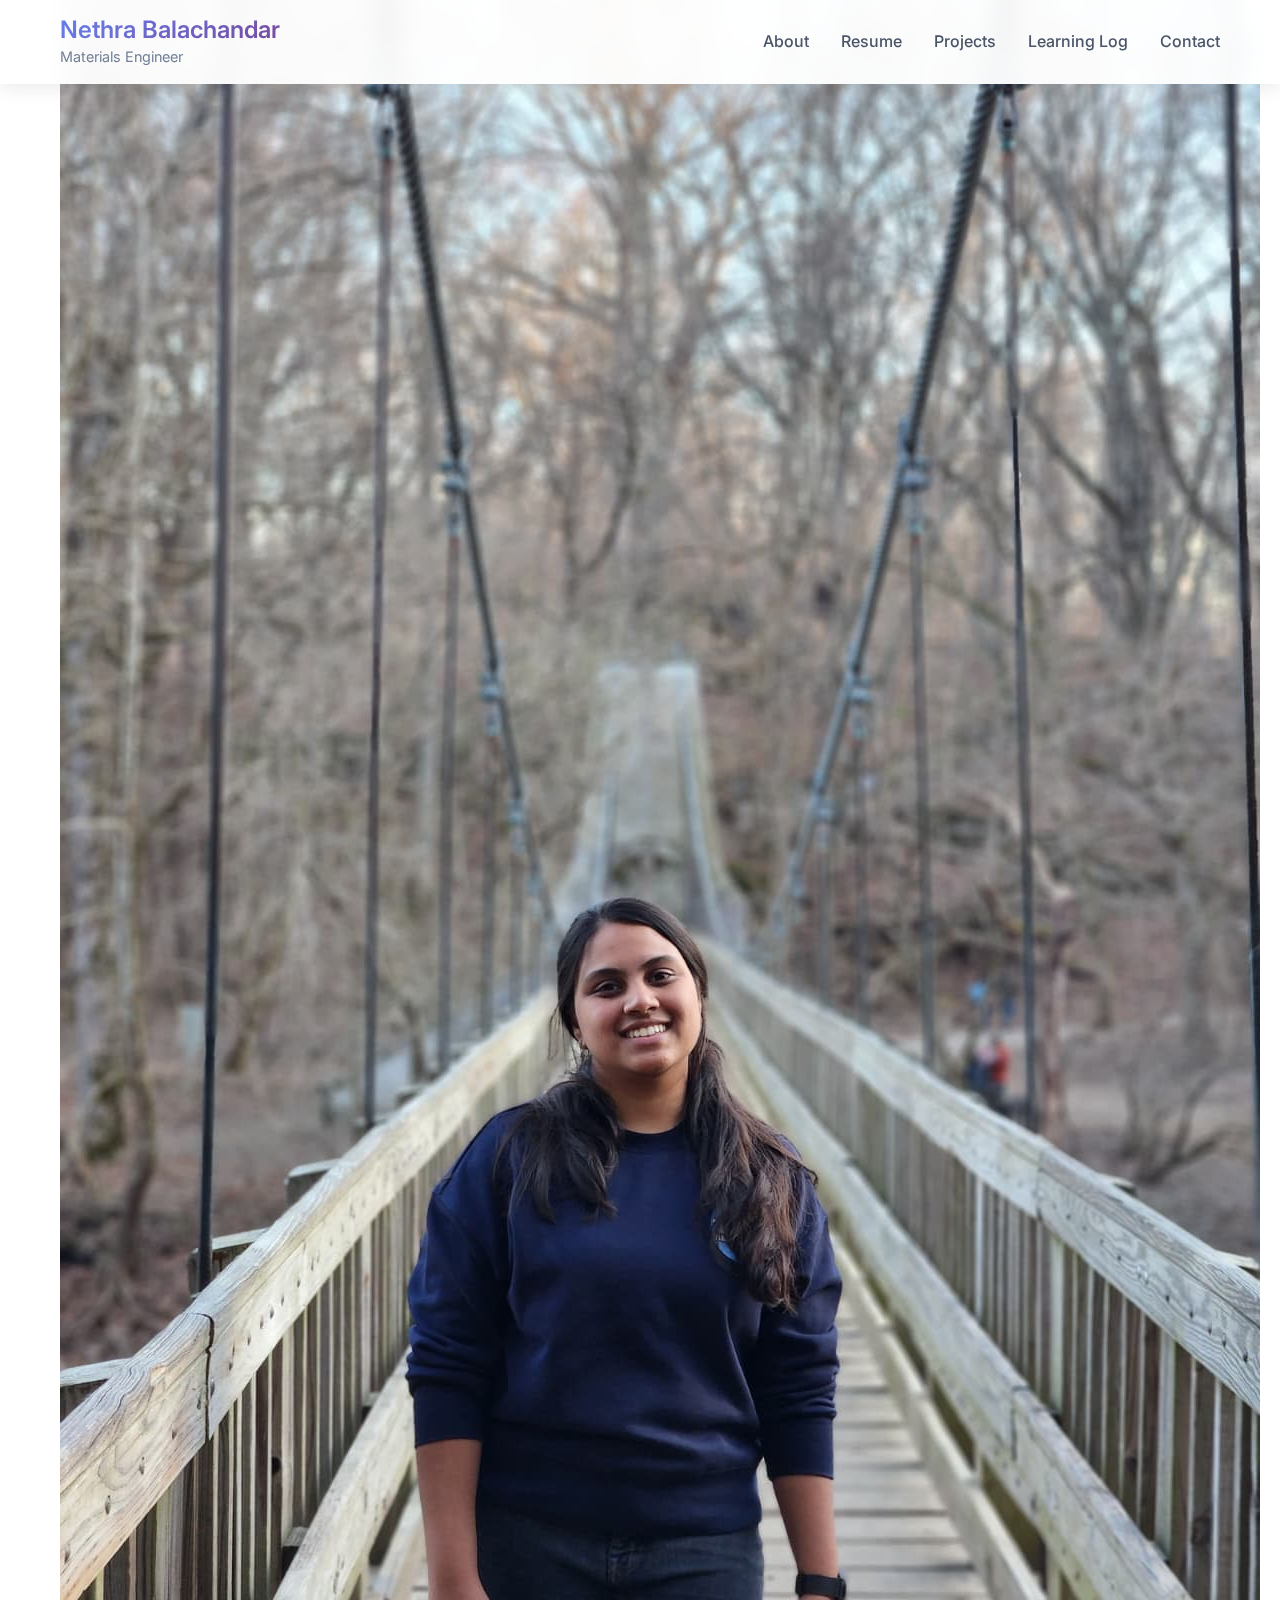
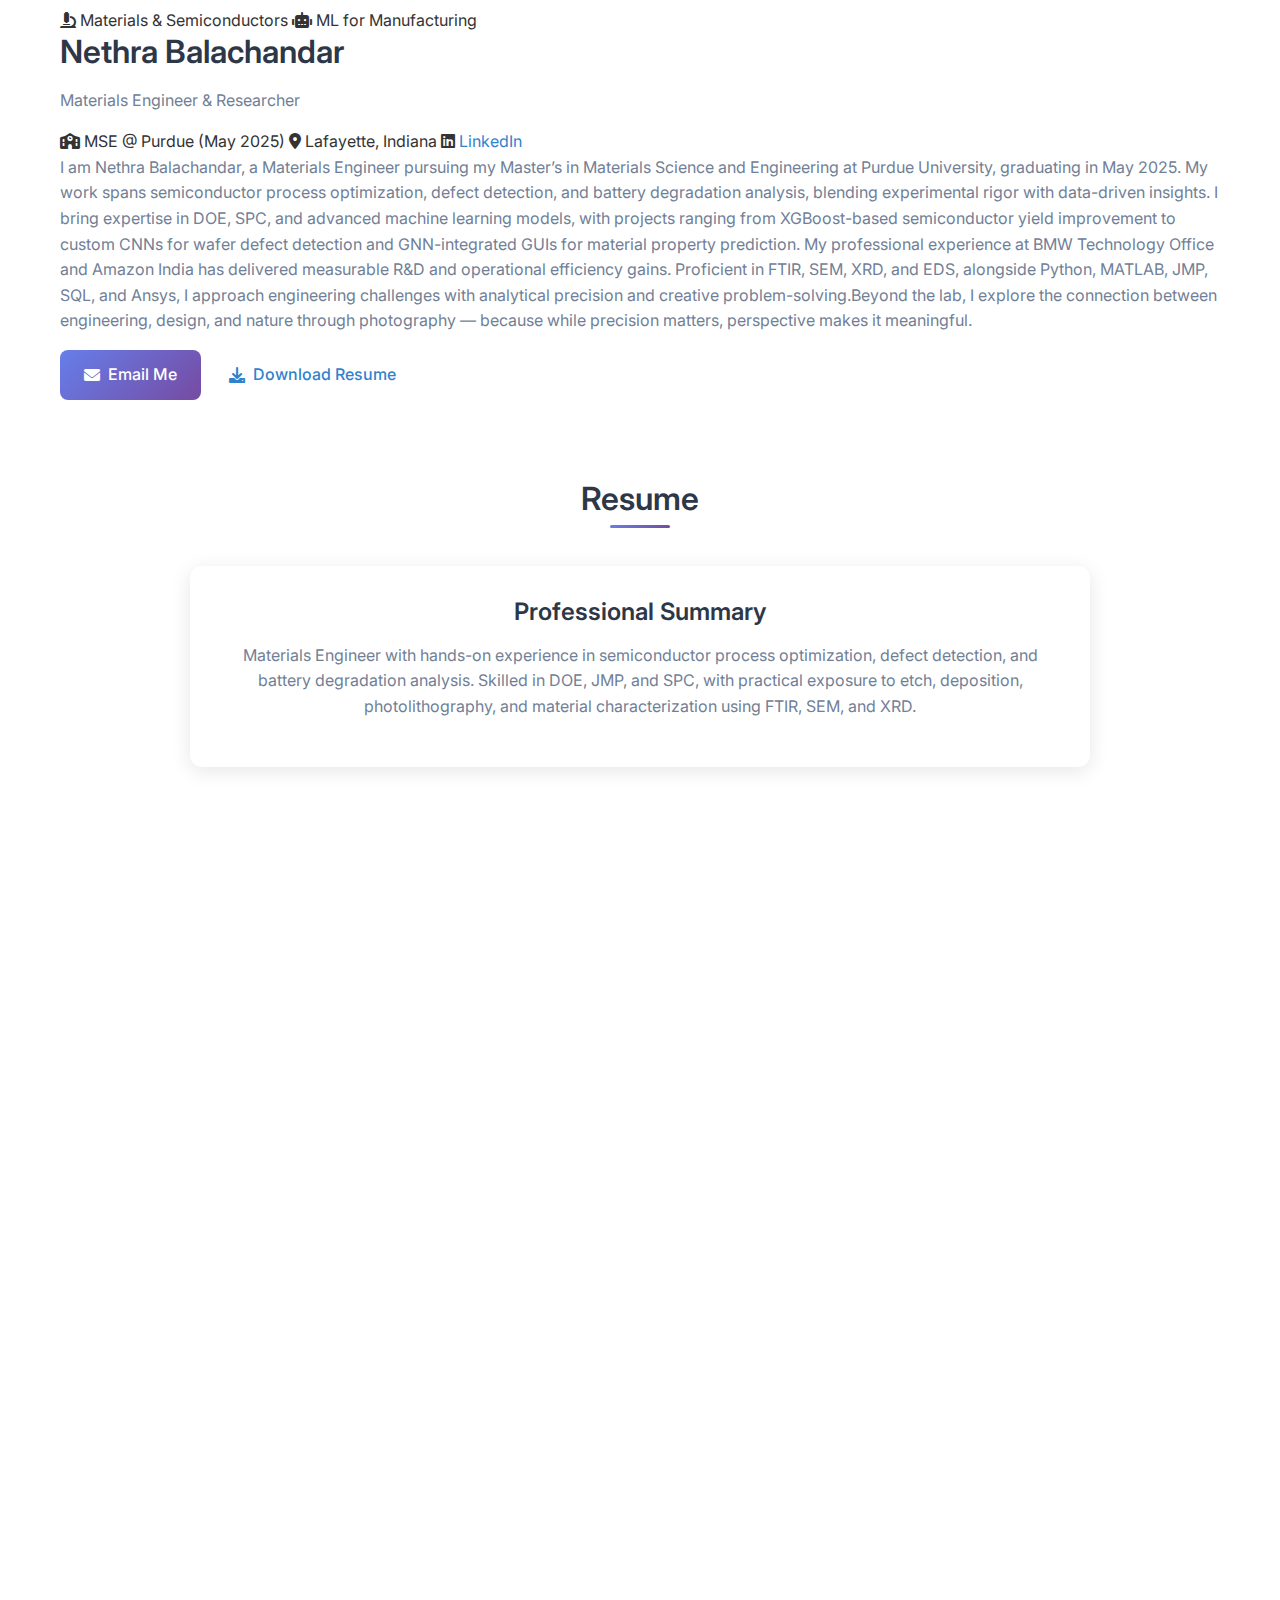
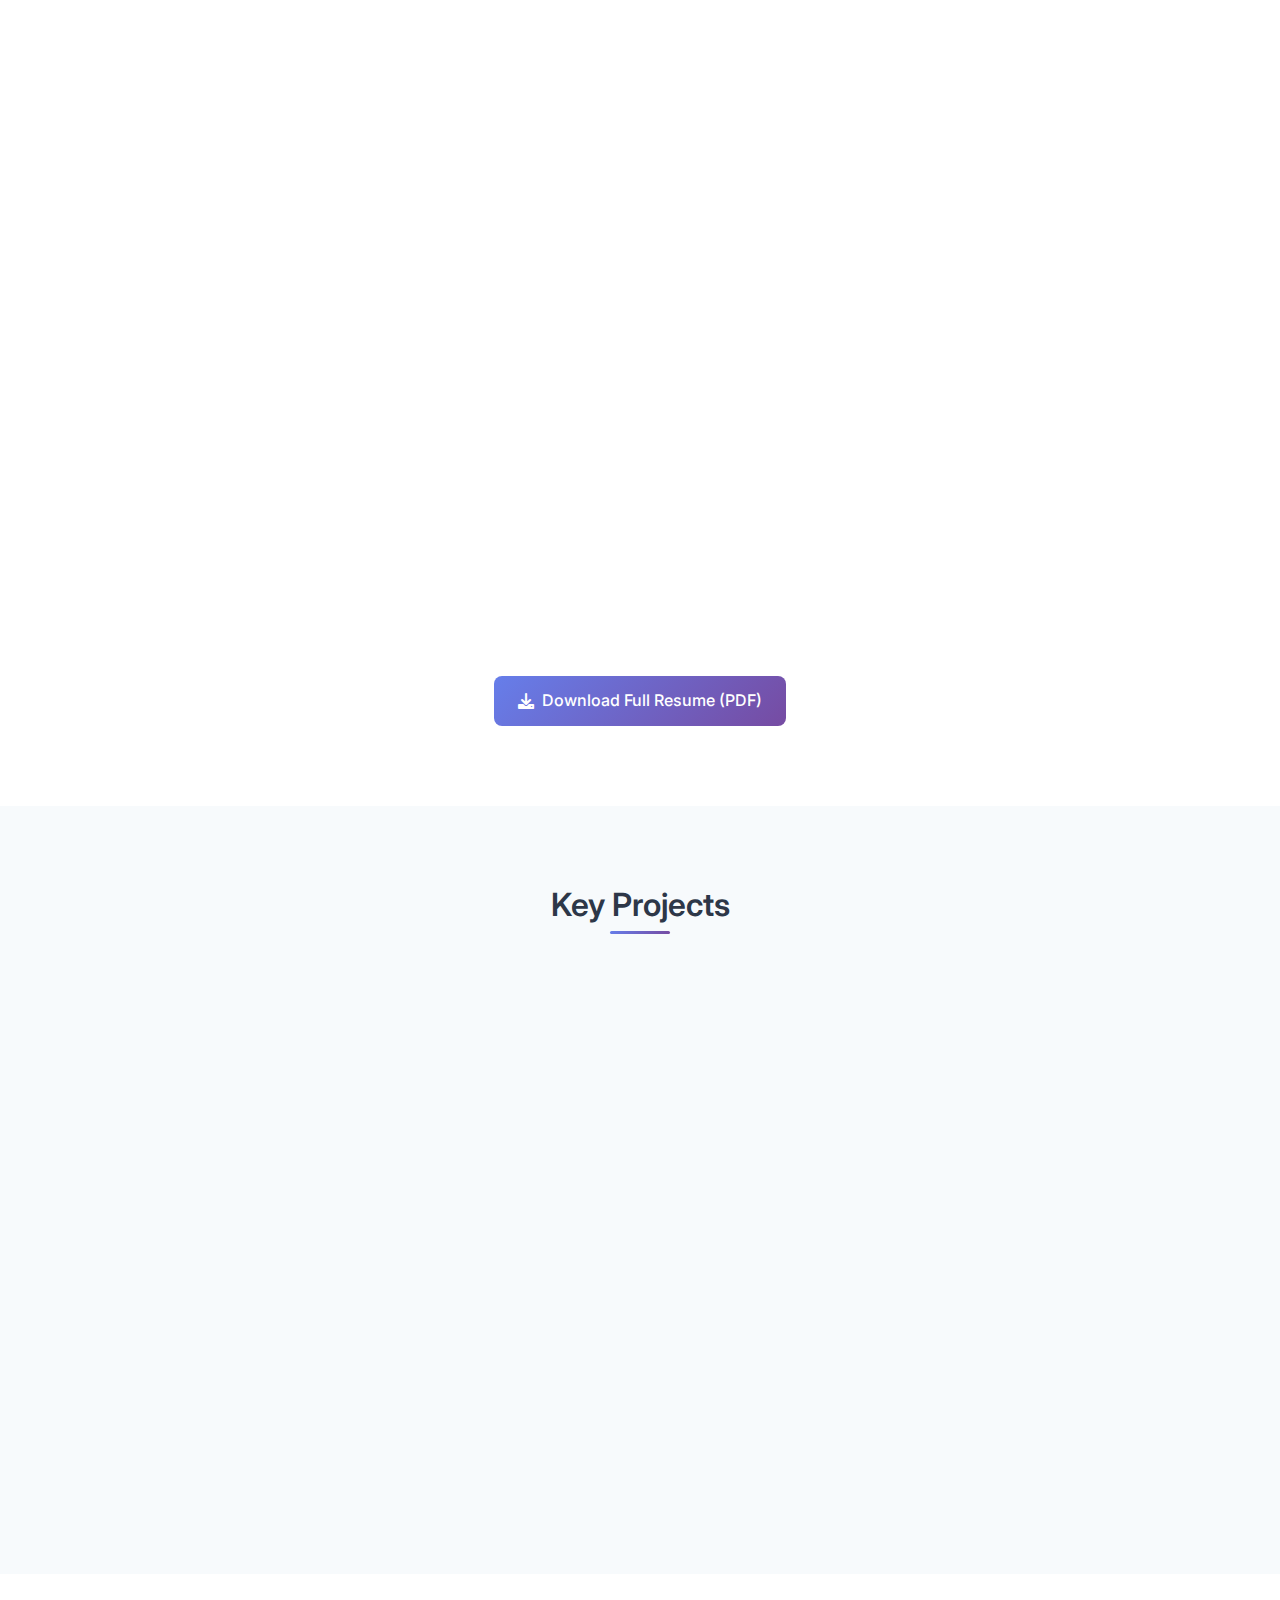
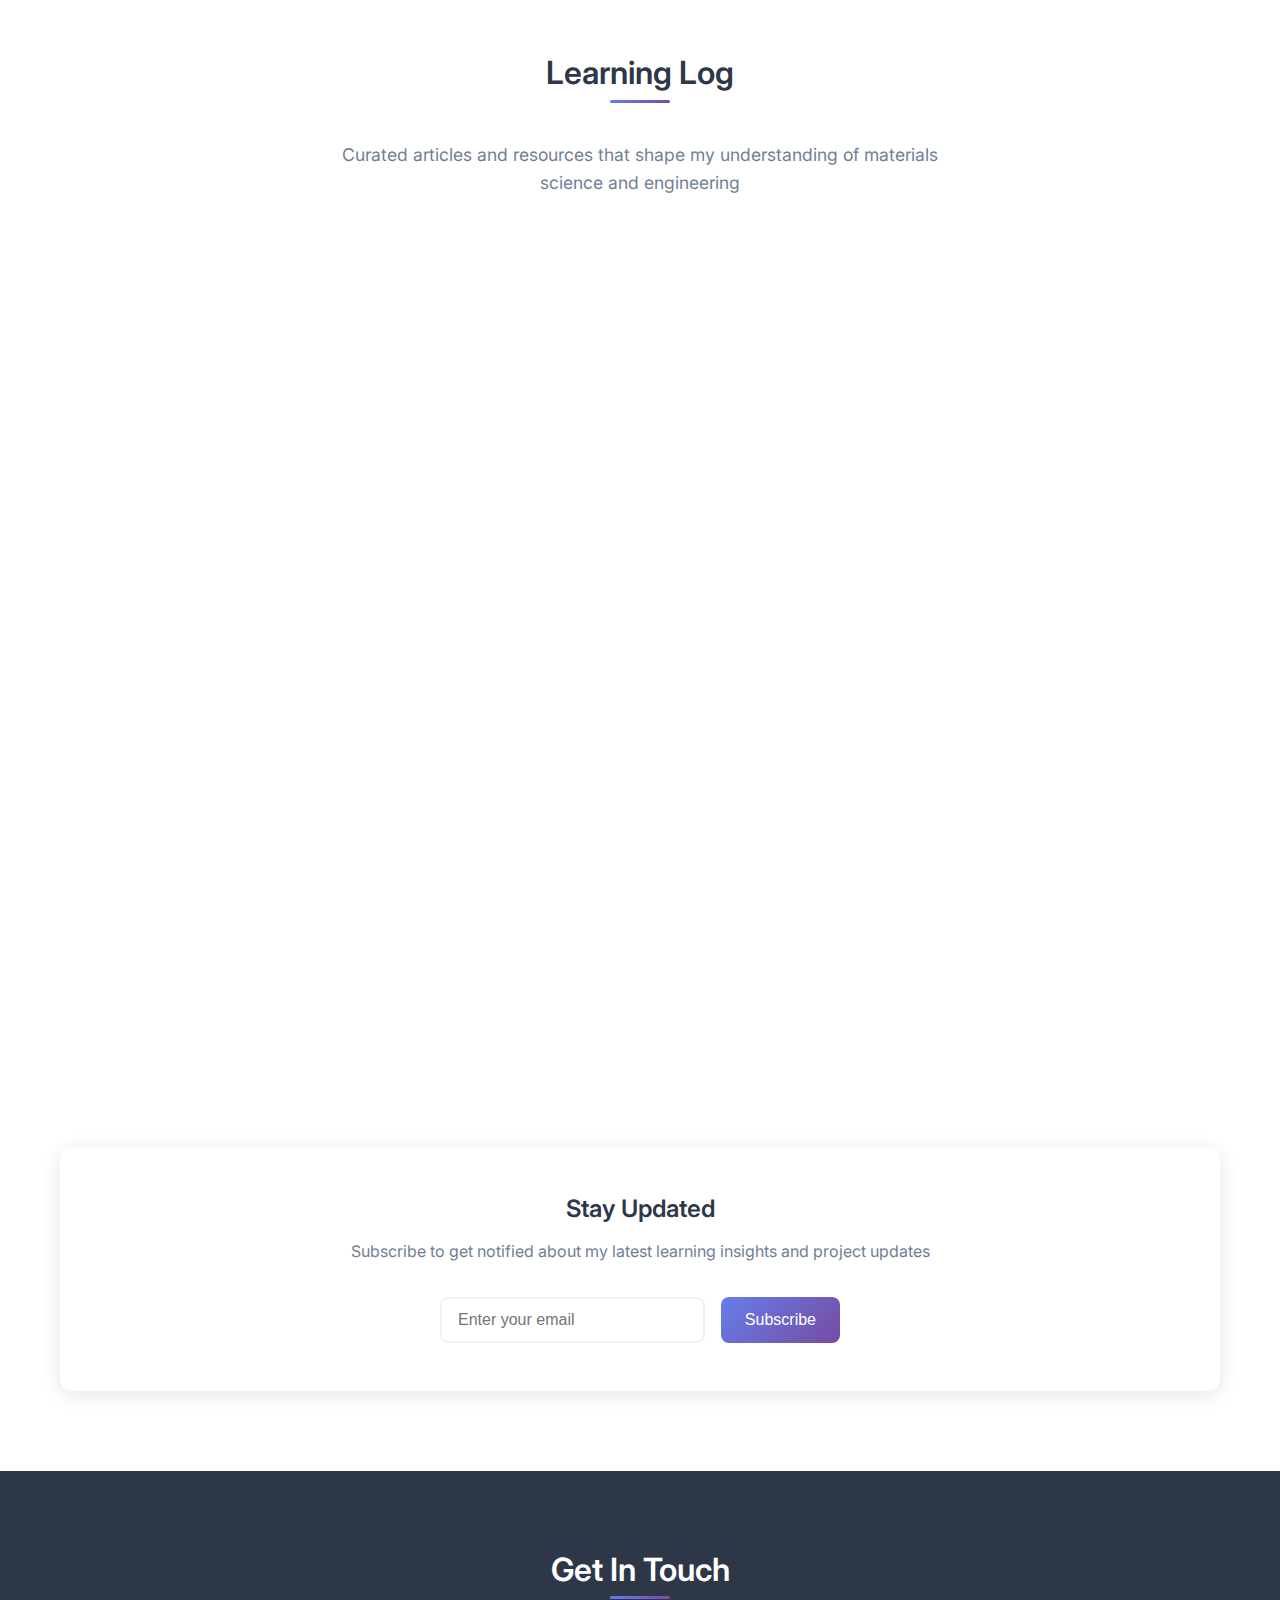
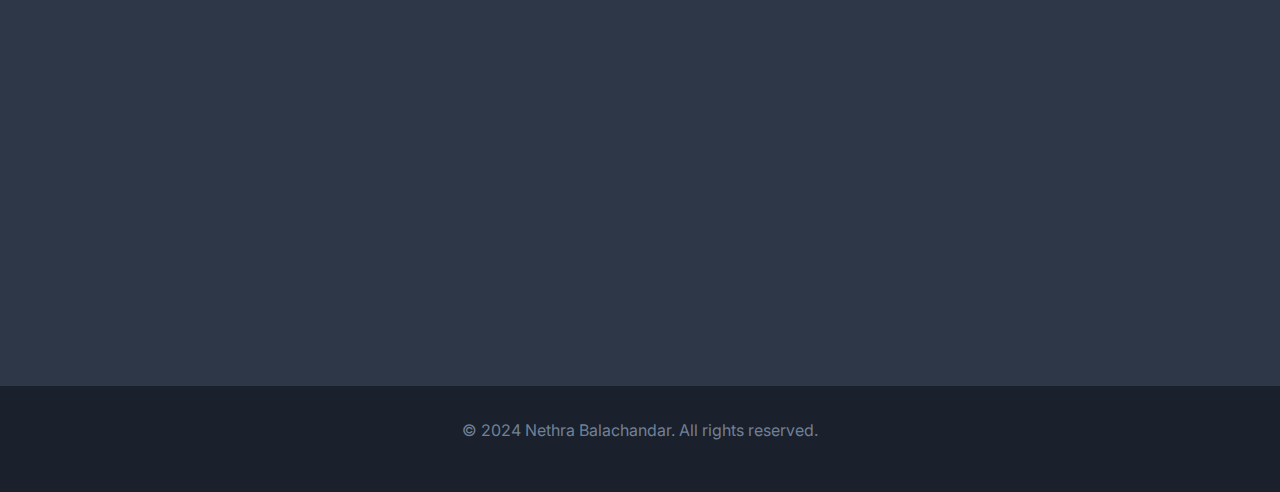
<file: index.html>
<!DOCTYPE html>
<html lang="en">
<head>
    <meta charset="UTF-8">
    <meta name="viewport" content="width=device-width, initial-scale=1.0">
    <title>Nethra Balachandar - Materials Engineer</title>
    <link rel="stylesheet" href="styles.css">
    <link href="https://fonts.googleapis.com/css2?family=Inter:wght@300;400;500;600;700&display=swap" rel="stylesheet">
    <link rel="stylesheet" href="https://cdnjs.cloudflare.com/ajax/libs/font-awesome/6.0.0/css/all.min.css">
</head>
<body>
    <!-- Header -->
    <header class="header">
        <div class="container">
            <div class="nav-brand">
                <h1>Nethra Balachandar</h1>
                <p>Materials Engineer</p>
            </div>
            <nav class="nav">
                <a href="#about" class="nav-link">About</a>
                <a href="#resume" class="nav-link">Resume</a>
                <a href="#projects" class="nav-link">Projects</a>
                <a href="#learning" class="nav-link">Learning Log</a>
                <a href="#contact" class="nav-link">Contact</a>
            </nav>
            <button class="mobile-menu-toggle">
                <i class="fas fa-bars"></i>
            </button>
        </div>
    </header>

    <!-- About Section -->
   <!-- About Section -->
<section id="about" class="about">
  <div class="container">
    <div class="about-grid">
      <!-- Photo / Card -->
      <figure class="about-photo">
        <img src="nethra.jpg" alt="Portrait of Nethra Balachandar">
        <figcaption>
          <span class="badge"><i class="fas fa-microscope"></i> Materials & Semiconductors</span>
          <span class="badge"><i class="fas fa-robot"></i> ML for Manufacturing</span>
        </figcaption>
      </figure>

      <!-- Content -->
      <div class="about-content">
        <header class="about-header">
          <h2 class="about-title">Nethra Balachandar</h2>
          <p class="about-role">Materials Engineer & Researcher
          <ul class="about-meta">
            <i class="fas fa-school"></i> MSE @ Purdue (May 2025)
            <i class="fas fa-map-marker-alt"></i> Lafayette, Indiana
            <i class="fab fa-linkedin"></i> <a href="https://linkedin.com/in/nethra-balachandar" target="_blank" rel="noopener">LinkedIn</a></li>
          </ul>
        </header>

        <p class="about-blurb">
          I am Nethra Balachandar, a Materials Engineer pursuing my Master’s in Materials Science and Engineering at Purdue University, graduating in May 2025. 
          My work spans semiconductor process optimization, defect detection, and battery degradation analysis, blending experimental rigor with data-driven insights.
          I bring expertise in DOE, SPC, and advanced machine learning models, with projects ranging from XGBoost-based semiconductor yield improvement to custom 
          CNNs for wafer defect detection and GNN-integrated GUIs for material property prediction. My professional experience at BMW Technology Office and Amazon 
          India has delivered measurable R&D and operational efficiency gains. Proficient in FTIR, SEM, XRD, and EDS, alongside Python, MATLAB, JMP, SQL, and Ansys, 
          I approach engineering challenges with analytical precision and creative problem-solving.Beyond the lab, I explore the connection between engineering, design, 
          and nature through photography — because while precision matters, perspective makes it meaningful.   
        </p>

        <!-- Quick Focus Areas -->
        <div class="about-actions">
          <a class="btn btn-primary" href="mailto:nethra.balachandar@gmail.com">
            <i class="fas fa-envelope"></i> Email Me
          </a>
          <a class="btn btn-outline" href="resume.pdf" download>
            <i class="fas fa-download"></i> Download Resume
          </a>
        </div>
      </div>
    </div>
  </div>
</section>
               

    <!-- Resume Section -->
    <section id="resume" class="section">
        <div class="container">
            <h2 class="section-title">Resume</h2>
            <div class="resume-content">
                <div class="resume-summary">
                    <h3>Professional Summary</h3>
                    <p>Materials Engineer with hands-on experience in semiconductor process optimization, defect detection, and battery degradation analysis. Skilled in DOE, JMP, and SPC, with practical exposure to etch, deposition, photolithography, and material characterization using FTIR, SEM, and XRD.</p>
                </div>
                
                <div class="resume-sections">
                    <div class="resume-section">
                        <h3><i class="fas fa-graduation-cap"></i> Education</h3>
                        <div class="resume-item">
                            <h4>Masters in Materials Science Engineering</h4>
                            <p class="institution">Purdue University – West Lafayette, IN</p>
                            <p class="date">Aug 2023 – May 2025</p>
                            <p class="coursework">Relevant Coursework: Solid State Device Physics, Failure Analysis, Thin Films Deposition, Plasma Lab, MEMS Fab</p>
                        </div>
                        <div class="resume-item">
                            <h4>B. Tech Chemical Engineering</h4>
                            <p class="institution">Sri Sivasubramaniya Nadar College of Engineering – Chennai, India</p>
                            <p class="date">Jun 2018 – May 2022</p>
                            <p class="coursework">Relevant Coursework: Electrochemistry, Mass Transport, Chemical Kinetics, Advanced Thermodynamics</p>
                        </div>
                    </div>

                    <div class="resume-section">
                        <h3><i class="fas fa-briefcase"></i> Experience</h3>
                        <div class="resume-item">
                            <h4>E-Mobility Intern</h4>
                            <p class="institution">BMW Head of Technology Office, Mountain View, CA</p>
                            <p class="date">May 2024 – Aug 2024</p>
                            <ul>
                                <li>Automated battery R&D data workflows, increasing efficiency by 30%</li>
                                <li>Compiled and synthesized key trends from R&D activities at 20+ US universities</li>
                                <li>Collaborated with cross-functional teams on advanced battery materials</li>
                            </ul>
                        </div>
                        <div class="resume-item">
                            <h4>Graduate Research Assistant</h4>
                            <p class="institution">Purdue University</p>
                            <p class="date">Aug 2023 – May 2024</p>
                            <ul>
                                <li>Improved lithium-ion battery electrode stability, increasing cycle life by 15%</li>
                                <li>Modeled phase equilibria and transformations in alloys using computational techniques</li>
                                <li>Presented research findings through technical reports and presentations</li>
                            </ul>
                        </div>
                    </div>

                    <div class="resume-section">
                        <h3><i class="fas fa-code"></i> Technical Skills</h3>
                        <div class="skills-grid">
                            <div class="skill-category">
                                <h4>Programming</h4>
                                <p>Python, C, C++, R</p>
                            </div>
                            <div class="skill-category">
                                <h4>Design Software</h4>
                                <p>AutoCAD, SolidWorks, Fusion360, CATIA</p>
                            </div>
                            <div class="skill-category">
                                <h4>Data Analysis</h4>
                                <p>JMP, MATLAB, SQL</p>
                            </div>
                            <div class="skill-category">
                                <h4>Simulation</h4>
                                <p>Ansys, ThermoCalc</p>
                            </div>
                        </div>
                    </div>
                </div>

                <div class="resume-download">
                    <a href="resume.pdf" class="btn btn-primary" download>
                        <i class="fas fa-download"></i>
                        Download Full Resume (PDF)
                    </a>
                </div>
            </div>
        </div>
    </section>

    <!-- Projects Section -->
    <section id="projects" class="section bg-light">
        <div class="container">
            <h2 class="section-title">Key Projects</h2>
            <div class="projects-grid">
                <div class="project-card">
                    <div class="project-header">
                        <h3>Yield Optimization in Semiconductor Manufacturing</h3>
                        <div class="project-tags">
                            <span class="tag">Python</span>
                            <span class="tag">JMP</span>
                            <span class="tag">DOE</span>
                            <span class="tag">XGBoost</span>
                        </div>
                    </div>
                    <p class="project-description">
                        Applied Design of Experiments and XGBoost-based modeling on SECOM sensor data to identify critical semiconductor process variables, improving yield classification accuracy by 85% and enabling data-driven process control recommendations.
                    </p>
                    <div class="project-metrics">
                        <div class="metric">
                            <span class="metric-value">93%</span>
                            <span class="metric-label">Accuracy Improvement</span>
                        </div>
                    </div>
                    <div class="project-actions">
                        <a href="yield-optimization.html" class="project-link">
                            <i class="fas fa-arrow-right"></i>
                            View Details
                        </a>
                    </div>
                </div>

                <div class="project-card">
                    <div class="project-header">
                        <h3>Automated Wafer Defect Detection</h3>
                        <div class="project-tags">
                            <span class="tag">CNN</span>
                            <span class="tag">Deep Learning</span>
                            <span class="tag">Computer Vision</span>
                        </div>
                    </div>
                    <p class="project-description">
                        Developed a custom Convolutional Neural Network for wafer defect classification, achieving 90% validation accuracy and reducing manual inspection effort through optimized learning rate and model architecture tuning.
                    </p>
                    <div class="project-metrics">
                        <div class="metric">
                            <span class="metric-value">90%</span>
                            <span class="metric-label">Validation Accuracy</span>
                        </div>
                    </div>
                    <div class="project-actions">
                        <a href="wafer-defect.html" class="project-link">
                            <i class="fas fa-arrow-right"></i>
                            View Details
                        </a>
                    </div>
                </div>

                <div class="project-card">
                    <div class="project-header">
                        <h3>GUI-Integrated GNN for Material Properties</h3>
                        <div class="project-tags">
                            <span class="tag">GNN</span>
                            <span class="tag">Python GUI</span>
                            <span class="tag">Materials Science</span>
                        </div>
                    </div>
                    <p class="project-description">
                        Built an interactive Python GUI to visualize predictions and feature relevance of crystal property models using Graph Neural Networks, improving user accessibility and model explainability for researchers.
                    </p>
                    <div class="project-metrics">
                        <div class="metric">
                            <span class="metric-value">Enhanced</span>
                            <span class="metric-label">User Experience</span>
                        </div>
                    </div>
                    <div class="project-actions">
                        <a href="gnn-materials.html" class="project-link">
                            <i class="fas fa-arrow-right"></i>
                            View Details
                        </a>
                    </div>
                </div>
            </div>
        </div>
    </section>

    <!-- Learning Log Section -->
    <section id="learning" class="section">
        <div class="container">
            <h2 class="section-title">Learning Log</h2>
            <p class="section-subtitle">Curated articles and resources that shape my understanding of materials science and engineering</p>
            
            <div class="learning-grid">
                <article class="learning-card">
                    <div class="learning-header">
                        <h3>Advanced Semiconductor Process Control</h3>
                        <span class="learning-date">Recent</span>
                    </div>
                    <p class="learning-excerpt">
                        Exploring the latest developments in statistical process control for semiconductor manufacturing, including machine learning approaches to defect prediction and yield optimization.
                    </p>
                    <div class="learning-tags">
                        <span class="tag">Semiconductor</span>
                        <span class="tag">SPC</span>
                        <span class="tag">ML</span>
                    </div>
                    <a href="#" class="learning-link">Read More <i class="fas fa-arrow-right"></i></a>
                </article>

                <article class="learning-card">
                    <div class="learning-header">
                        <h3>Battery Material Innovations</h3>
                        <span class="learning-date">This Week</span>
                    </div>
                    <p class="learning-excerpt">
                        Deep dive into next-generation battery electrode materials, focusing on degradation mechanisms and strategies for improving cycle life in lithium-ion systems.
                    </p>
                    <div class="learning-tags">
                        <span class="tag">Batteries</span>
                        <span class="tag">Materials</span>
                        <span class="tag">Electrochemistry</span>
                    </div>
                    <a href="#" class="learning-link">Read More <i class="fas fa-arrow-right"></i></a>
                </article>

                <article class="learning-card">
                    <div class="learning-header">
                        <h3>Graph Neural Networks in Materials Discovery</h3>
                        <span class="learning-date">Last Week</span>
                    </div>
                    <p class="learning-excerpt">
                        Understanding how GNNs are revolutionizing materials property prediction, with applications in crystal structure analysis and property optimization.
                    </p>
                    <div class="learning-tags">
                        <span class="tag">GNN</span>
                        <span class="tag">AI/ML</span>
                        <span class="tag">Materials Discovery</span>
                    </div>
                    <a href="#" class="learning-link">Read More <i class="fas fa-arrow-right"></i></a>
                </article>

                <article class="learning-card">
                    <div class="learning-header">
                        <h3>MEMS Fabrication Techniques</h3>
                        <span class="learning-date">2 Weeks Ago</span>
                    </div>
                    <p class="learning-excerpt">
                        Comprehensive review of modern MEMS fabrication processes, including plasma etching, thin film deposition, and photolithography optimization techniques.
                    </p>
                    <div class="learning-tags">
                        <span class="tag">MEMS</span>
                        <span class="tag">Fabrication</span>
                        <span class="tag">Plasma</span>
                    </div>
                    <a href="#" class="learning-link">Read More <i class="fas fa-arrow-right"></i></a>
                </article>
            </div>

            <div class="newsletter-signup">
                <h3>Stay Updated</h3>
                <p>Subscribe to get notified about my latest learning insights and project updates</p>
                <form class="newsletter-form">
                    <input type="email" placeholder="Enter your email" class="newsletter-input">
                    <button type="submit" class="btn btn-primary">Subscribe</button>
                </form>
            </div>
        </div>
    </section>

    <!-- Contact Section -->
    <section id="contact" class="section bg-dark">
        <div class="container">
            <h2 class="section-title">Get In Touch</h2>
            <div class="contact-content">
                <div class="contact-info">
                    <div class="contact-item">
                        <i class="fas fa-envelope"></i>
                        <div>
                            <h4>Email</h4>
                            <a href="mailto:nethra.balachandar@gmail.com">nethra.balachandar@gmail.com</a>
                        </div>
                    </div>
                    <div class="contact-item">
                        <i class="fab fa-linkedin"></i>
                        <div>
                            <h4>LinkedIn</h4>
                            <a href="https://linkedin.com/in/nethra-balachandar" target="_blank">linkedin.com/in/nethra-balachandar</a>
                        </div>
                    </div>
                    <div class="contact-item">
                        <i class="fas fa-phone"></i>
                        <div>
                            <h4>Phone</h4>
                            <span>+1 (502) 615-6755</span>
                        </div>
                    </div>
                    <div class="contact-item">
                        <i class="fas fa-map-marker-alt"></i>
                        <div>
                            <h4>Location</h4>
                            <span>Lafayette, Indiana</span>
                        </div>
                    </div>
                </div>
            </div>
        </div>
    </section>

    <!-- Footer -->
    <footer class="footer">
        <div class="container">
            <p>&copy; 2024 Nethra Balachandar. All rights reserved.</p>
        </div>
    </footer>

    <script src="script.js"></script>
</body>
</html>
</file>
<file: styles.css>
/* Reset and Base Styles */
* {
    margin: 0;
    padding: 0;
    box-sizing: border-box;
}

html {
    scroll-behavior: smooth;
}

body {
    font-family: 'Inter', -apple-system, BlinkMacSystemFont, 'Segoe UI', Roboto, sans-serif;
    line-height: 1.6;
    color: #333;
    font-size: 16px;
}

.container {
    max-width: 1200px;
    margin: 0 auto;
    padding: 0 20px;
}

/* Typography */
h1, h2, h3, h4, h5, h6 {
    font-weight: 600;
    line-height: 1.2;
    margin-bottom: 0.5em;
}

h1 {
    font-size: 2.5rem;
    color: #2d3748;
}

h2 {
    font-size: 2rem;
    color: #2d3748;
}

h3 {
    font-size: 1.5rem;
    color: #4a5568;
}

h4 {
    font-size: 1.25rem;
    color: #4a5568;
}

p {
    margin-bottom: 1rem;
    color: #718096;
}

a {
    color: #3182ce;
    text-decoration: none;
    transition: color 0.3s ease;
}

a:hover {
    color: #2c5aa0;
}

/* Buttons */
.btn {
    display: inline-flex;
    align-items: center;
    gap: 0.5rem;
    padding: 12px 24px;
    border: none;
    border-radius: 8px;
    font-weight: 500;
    text-decoration: none;
    transition: all 0.3s ease;
    cursor: pointer;
    font-size: 1rem;
}

.btn-primary {
    background: linear-gradient(135deg, #667eea 0%, #764ba2 100%);
    color: white;
}

.btn-primary:hover {
    transform: translateY(-2px);
    box-shadow: 0 8px 25px rgba(102, 126, 234, 0.3);
    color: white;
}

/* Header */
.header {
    background: rgba(255, 255, 255, 0.95);
    backdrop-filter: blur(10px);
    position: fixed;
    top: 0;
    width: 100%;
    z-index: 1000;
    box-shadow: 0 2px 20px rgba(0, 0, 0, 0.1);
}

.header .container {
    display: flex;
    justify-content: space-between;
    align-items: center;
    padding: 1rem 20px;
}

.nav-brand h1 {
    font-size: 1.5rem;
    margin: 0;
    background: linear-gradient(135deg, #667eea 0%, #764ba2 100%);
    -webkit-background-clip: text;
    -webkit-text-fill-color: transparent;
    background-clip: text;
}

.nav-brand p {
    font-size: 0.9rem;
    color: #718096;
    margin: 0;
}

.nav {
    display: flex;
    gap: 2rem;
}

.nav-link {
    font-weight: 500;
    color: #4a5568;
    transition: color 0.3s ease;
    position: relative;
}

.nav-link:hover {
    color: #667eea;
}

.nav-link::after {
    content: '';
    position: absolute;
    bottom: -5px;
    left: 0;
    width: 0;
    height: 2px;
    background: linear-gradient(135deg, #667eea 0%, #764ba2 100%);
    transition: width 0.3s ease;
}

.nav-link:hover::after {
    width: 100%;
}

.mobile-menu-toggle {
    display: none;
    background: none;
    border: none;
    font-size: 1.5rem;
    color: #4a5568;
    cursor: pointer;
}

/* Hero Section */
.hero {
    background: linear-gradient(135deg, #f7fafc 0%, #edf2f7 100%);
    padding: 120px 0 80px;
    margin-top: 70px;
}

.hero-content {
    text-align: center;
    max-width: 800px;
    margin: 0 auto;
}

.hero h2 {
    font-size: 3rem;
    margin-bottom: 1rem;
    background: linear-gradient(135deg, #2d3748 0%, #4a5568 100%);
    -webkit-background-clip: text;
    -webkit-text-fill-color: transparent;
    background-clip: text;
}

.hero-description {
    font-size: 1.25rem;
    color: #718096;
    margin-bottom: 3rem;
    line-height: 1.8;
}

.hero-stats {
    display: grid;
    grid-template-columns: repeat(auto-fit, minmax(200px, 1fr));
    gap: 2rem;
    margin-bottom: 3rem;
}

.stat {
    text-align: center;
    padding: 1.5rem;
    background: white;
    border-radius: 12px;
    box-shadow: 0 4px 20px rgba(0, 0, 0, 0.1);
}

.stat-number {
    display: block;
    font-size: 2.5rem;
    font-weight: 700;
    background: linear-gradient(135deg, #667eea 0%, #764ba2 100%);
    -webkit-background-clip: text;
    -webkit-text-fill-color: transparent;
    background-clip: text;
}

.stat-label {
    color: #718096;
    font-weight: 500;
}

.hero-contact {
    display: flex;
    justify-content: center;
    gap: 2rem;
    flex-wrap: wrap;
}

.contact-link {
    display: flex;
    align-items: center;
    gap: 0.5rem;
    color: #4a5568;
    font-weight: 500;
    transition: color 0.3s ease;
}

.contact-link:hover {
    color: #667eea;
}

.contact-link i {
    font-size: 1.1rem;
}

/* Section Styles */
.section {
    padding: 80px 0;
}

.section-title {
    text-align: center;
    margin-bottom: 3rem;
    position: relative;
}

.section-title::after {
    content: '';
    position: absolute;
    bottom: -10px;
    left: 50%;
    transform: translateX(-50%);
    width: 60px;
    height: 3px;
    background: linear-gradient(135deg, #667eea 0%, #764ba2 100%);
    border-radius: 2px;
}

.section-subtitle {
    text-align: center;
    font-size: 1.1rem;
    color: #718096;
    margin-bottom: 3rem;
    max-width: 600px;
    margin-left: auto;
    margin-right: auto;
}

.bg-light {
    background: #f7fafc;
}

.bg-dark {
    background: #2d3748;
    color: white;
}

.bg-dark .section-title,
.bg-dark h3,
.bg-dark h4 {
    color: white;
}

.bg-dark p {
    color: #cbd5e0;
}

/* Resume Section */
.resume-content {
    max-width: 900px;
    margin: 0 auto;
}

.resume-summary {
    background: white;
    padding: 2rem;
    border-radius: 12px;
    box-shadow: 0 4px 20px rgba(0, 0, 0, 0.1);
    margin-bottom: 3rem;
    text-align: center;
}

.resume-summary h3 {
    margin-bottom: 1rem;
    color: #2d3748;
}

.resume-sections {
    display: grid;
    gap: 2rem;
    margin-bottom: 3rem;
}

.resume-section {
    background: white;
    padding: 2rem;
    border-radius: 12px;
    box-shadow: 0 4px 20px rgba(0, 0, 0, 0.1);
}

.resume-section h3 {
    display: flex;
    align-items: center;
    gap: 0.5rem;
    margin-bottom: 1.5rem;
    color: #2d3748;
    border-bottom: 2px solid #edf2f7;
    padding-bottom: 0.5rem;
}

.resume-section h3 i {
    color: #667eea;
}

.resume-item {
    margin-bottom: 2rem;
    padding-bottom: 1.5rem;
    border-bottom: 1px solid #edf2f7;
}

.resume-item:last-child {
    margin-bottom: 0;
    border-bottom: none;
    padding-bottom: 0;
}

.resume-item h4 {
    color: #2d3748;
    margin-bottom: 0.5rem;
}

.institution {
    color: #667eea;
    font-weight: 500;
    margin-bottom: 0.25rem;
}

.date {
    color: #718096;
    font-size: 0.9rem;
    margin-bottom: 0.5rem;
}

.coursework {
    color: #718096;
    font-style: italic;
    margin-bottom: 0.5rem;
}

.resume-item ul {
    margin-left: 1rem;
    color: #718096;
}

.resume-item li {
    margin-bottom: 0.5rem;
}

.skills-grid {
    display: grid;
    grid-template-columns: repeat(auto-fit, minmax(200px, 1fr));
    gap: 1.5rem;
}

.skill-category h4 {
    color: #2d3748;
    margin-bottom: 0.5rem;
}

.skill-category p {
    color: #718096;
    font-size: 0.9rem;
}

.resume-download {
    text-align: center;
}

/* Projects Section */
.projects-grid {
    display: grid;
    grid-template-columns: repeat(auto-fit, minmax(350px, 1fr));
    gap: 2rem;
}

.project-card {
    background: white;
    border-radius: 12px;
    padding: 2rem;
    box-shadow: 0 4px 20px rgba(0, 0, 0, 0.1);
    transition: transform 0.3s ease, box-shadow 0.3s ease;
}

.project-card:hover {
    transform: translateY(-5px);
    box-shadow: 0 8px 30px rgba(0, 0, 0, 0.15);
}

.project-header {
    margin-bottom: 1rem;
}

.project-header h3 {
    color: #2d3748;
    margin-bottom: 1rem;
}

.project-tags {
    display: flex;
    flex-wrap: wrap;
    gap: 0.5rem;
    margin-bottom: 1rem;
}

.tag {
    background: linear-gradient(135deg, #667eea 0%, #764ba2 100%);
    color: white;
    padding: 0.25rem 0.75rem;
    border-radius: 20px;
    font-size: 0.8rem;
    font-weight: 500;
}

.project-description {
    color: #718096;
    line-height: 1.7;
    margin-bottom: 1.5rem;
}

.project-metrics {
    display: flex;
    gap: 1rem;
}

.metric {
    text-align: center;
}

.metric-value {
    display: block;
    font-size: 1.5rem;
    font-weight: 700;
    color: #667eea;
}

.metric-label {
    font-size: 0.8rem;
    color: #718096;
}

/* Learning Log Section */
.learning-grid {
    display: grid;
    grid-template-columns: repeat(auto-fit, minmax(300px, 1fr));
    gap: 2rem;
    margin-bottom: 4rem;
}

.learning-card {
    background: white;
    border-radius: 12px;
    padding: 2rem;
    box-shadow: 0 4px 20px rgba(0, 0, 0, 0.1);
    transition: transform 0.3s ease, box-shadow 0.3s ease;
}

.learning-card:hover {
    transform: translateY(-3px);
    box-shadow: 0 8px 30px rgba(0, 0, 0, 0.15);
}

.learning-header {
    display: flex;
    justify-content: space-between;
    align-items: flex-start;
    margin-bottom: 1rem;
}

.learning-header h3 {
    color: #2d3748;
    margin-bottom: 0;
    flex: 1;
}

.learning-date {
    background: #edf2f7;
    color: #4a5568;
    padding: 0.25rem 0.75rem;
    border-radius: 20px;
    font-size: 0.8rem;
    font-weight: 500;
    white-space: nowrap;
}

.learning-excerpt {
    color: #718096;
    line-height: 1.7;
    margin-bottom: 1rem;
}

.learning-tags {
    display: flex;
    flex-wrap: wrap;
    gap: 0.5rem;
    margin-bottom: 1rem;
}

.learning-link {
    display: inline-flex;
    align-items: center;
    gap: 0.5rem;
    color: #667eea;
    font-weight: 500;
    transition: color 0.3s ease;
}

.learning-link:hover {
    color: #2c5aa0;
}

.newsletter-signup {
    background: white;
    border-radius: 12px;
    padding: 3rem;
    text-align: center;
    box-shadow: 0 4px 20px rgba(0, 0, 0, 0.1);
}

.newsletter-signup h3 {
    color: #2d3748;
    margin-bottom: 1rem;
}

.newsletter-form {
    display: flex;
    gap: 1rem;
    max-width: 400px;
    margin: 0 auto;
    margin-top: 2rem;
}

.newsletter-input {
    flex: 1;
    padding: 12px 16px;
    border: 2px solid #edf2f7;
    border-radius: 8px;
    font-size: 1rem;
    transition: border-color 0.3s ease;
}

.newsletter-input:focus {
    outline: none;
    border-color: #667eea;
}

/* Contact Section */
.contact-content {
    max-width: 600px;
    margin: 0 auto;
}

.contact-info {
    display: grid;
    grid-template-columns: repeat(auto-fit, minmax(250px, 1fr));
    gap: 2rem;
}

.contact-item {
    display: flex;
    align-items: flex-start;
    gap: 1rem;
    padding: 1.5rem;
    background: rgba(255, 255, 255, 0.1);
    border-radius: 12px;
    backdrop-filter: blur(10px);
}

.contact-item i {
    font-size: 1.5rem;
    color: #667eea;
    margin-top: 0.25rem;
}

.contact-item h4 {
    color: white;
    margin-bottom: 0.5rem;
}

.contact-item a {
    color: #cbd5e0;
}

.contact-item a:hover {
    color: white;
}

.contact-item span {
    color: #cbd5e0;
}

/* Footer */
.footer {
    background: #1a202c;
    color: #cbd5e0;
    padding: 2rem 0;
    text-align: center;
}

/* Responsive Design */
@media (max-width: 768px) {
    .header .container {
        flex-wrap: wrap;
    }
    
    .nav {
        display: none;
        width: 100%;
        flex-direction: column;
        gap: 1rem;
        padding-top: 1rem;
    }
    
    .nav.active {
        display: flex;
    }
    
    .mobile-menu-toggle {
        display: block;
    }
    
    .hero {
        padding: 100px 0 60px;
    }
    
    .hero h2 {
        font-size: 2rem;
    }
    
    .hero-description {
        font-size: 1.1rem;
    }
    
    .hero-stats {
        grid-template-columns: 1fr;
        gap: 1rem;
    }
    
    .hero-contact {
        flex-direction: column;
        gap: 1rem;
    }
    
    .section {
        padding: 60px 0;
    }
    
    .projects-grid {
        grid-template-columns: 1fr;
    }
    
    .learning-grid {
        grid-template-columns: 1fr;
    }
    
    .newsletter-form {
        flex-direction: column;
    }
    
    .contact-info {
        grid-template-columns: 1fr;
    }
    
    .skills-grid {
        grid-template-columns: repeat(auto-fit, minmax(150px, 1fr));
    }
}

@media (max-width: 480px) {
    .container {
        padding: 0 15px;
    }
    
    .hero h2 {
        font-size: 1.75rem;
    }
    
    .project-card,
    .learning-card,
    .resume-section {
        padding: 1.5rem;
    }
    
    .newsletter-signup {
        padding: 2rem;
    }
}
</file>
